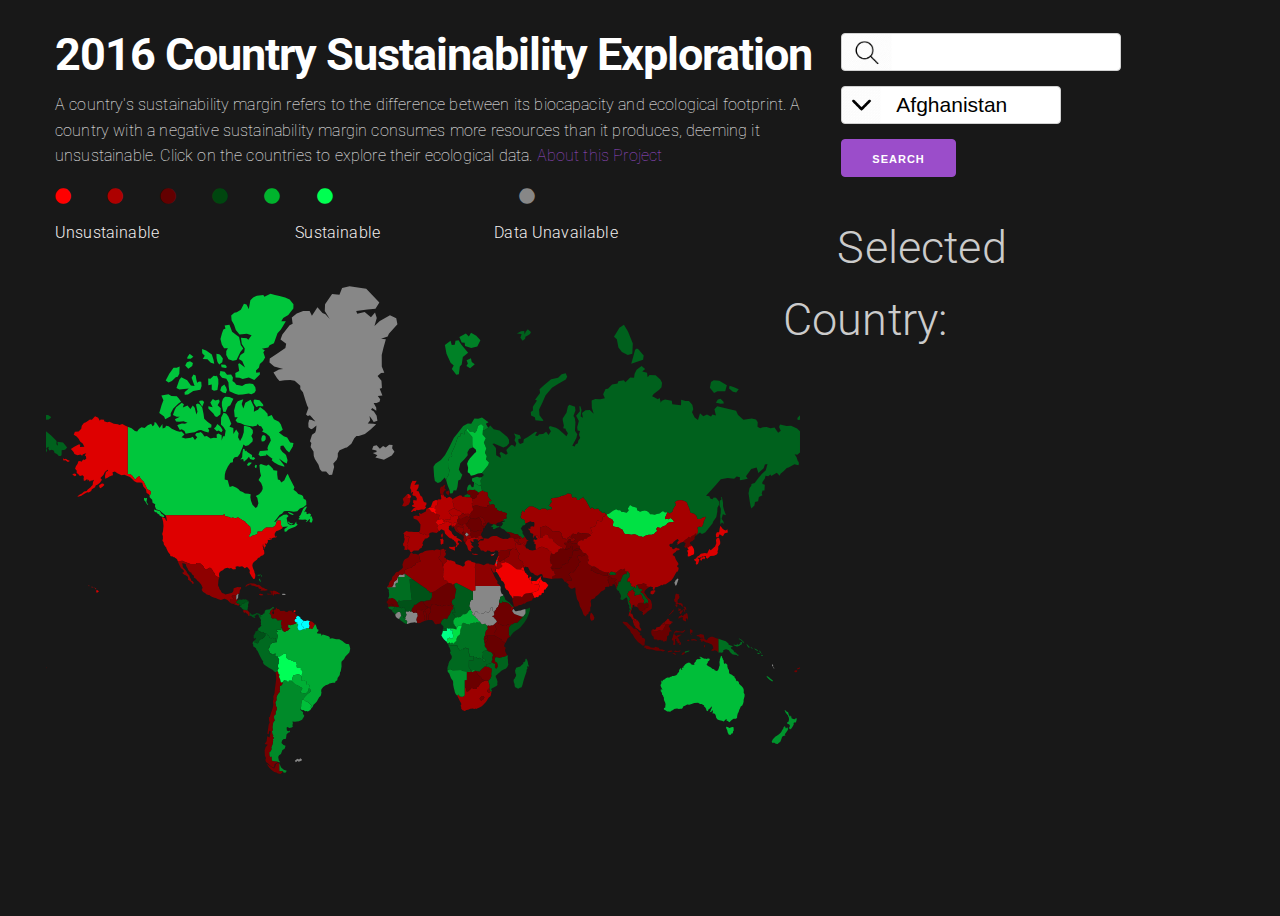
<file: index.html>
<!doctype html>
<html>
<head>
	<meta charset="utf-8">
	<meta name="description" content="">
	<meta name="viewport" content="width=device-width, initial-scale=1">
	<title>HW3</title>

	<!-- Load CSS files -->
	<link rel="stylesheet" href="//fonts.googleapis.com/css?family=Roboto:300,300italic,700,700italic">
	<link rel="stylesheet" href="css/fontawesome.min.css">
	<link rel="stylesheet" href="css/milligram.min.css">
    <link rel="stylesheet" href="css/style.css">
    <style>
            .dropbtn {
              background-color: #4CAF50;
              color: white;
              padding: 16px;
              font-size: 16px;
              border: none;
              cursor: pointer;
            }
            
            .dropbtn:hover, .dropbtn:focus {
              background-color: #3e8e41;
            }
            
            #realtxt{
                color: #000;
                background-image: url(search.png);
                background-position: left;
                font-size: 21px;
                background-repeat: no-repeat;
                background-size: 18%;
                background-color: #fff;
                text-indent: 44px;
                overflow: hidden;
                
            }

            #myInput {
              box-sizing: border-box;
              /* background-image: url('searchicon.png'); */
              background-position: 14px 12px;
              background-repeat: no-repeat;
              font-size: 16px;
              padding: 14px 20px 12px 45px;
              border: none;
              border-bottom: 1px solid #ddd;
              margin-left: 20%;
            }
            
            #myInput:focus {outline: 3px solid #ddd;}
            
            .dropdown {
              position: relative;
              display: inline-block;
              background-color: #fff;
            }
            
            #myDropdown{
                background-image: url(arrow.png);
                background-position: left;
                font-size: 21px;
                background-repeat: no-repeat;
                background-size: 18%;
                background-color: #fff;
                color: #000;
                text-indent: 44px;
            }

            .dropdown-content {
              display: none;
              position: absolute;
              background-color: #f6f6f6;
              min-width: 230px;
              overflow: hidden;
              border: 1px solid #ddd;
              z-index: 1;
            }
            
            .dropdown-content a {
              color: black;
              padding: 12px 16px;
              text-decoration: none;
              display: block;
            }
            
            .dropdown a:hover {background-color: #ddd;}
            
            .show {display: block;}
            </style>

	<script src="js/d3.min.js"></script>
</head>
<body>
	<section id="map">
        <div class="row">
            <div class="column" id="map-area" class="abc">
                    <h1>2016 Country Sustainability Exploration</h1>
                    <p id="blurb">
                        A country's sustainability margin refers to the difference between its biocapacity and ecological footprint. A country with a negative sustainability margin consumes more resources than it produces, deeming it unsustainable. Click on the countries to explore their ecological data. <a href="./about.html" id="about-link">About this Project</a>
                    </p>
                    <ul>
                        <i class="fas fa-circle fa-1x" style="color: #ff0000"></i>
                        <i class="fas fa-circle fa-1x" style="color: rgb(173, 0, 0)"></i>
                        <i class="fas fa-circle fa-1x" style="color: rgb(99, 0, 0)"></i>
                        <i class="fas fa-circle fa-1x" style="color: rgb(0, 70, 15)"></i>
                        <i class="fas fa-circle fa-1x" style="color: rgb(0, 179, 45)"></i>
                        <i class="fas fa-circle fa-1x" style="color:rgb(0, 255, 81)"></i>
                        <i class="fas fa-circle fa-1x" id="nodata" style="color: #878787"></i>
                        <br>
                        <p id="low">Unsustainable</p>
                        <p id="high">Sustainable</p>
                        <p>Data Unavailable</p>
                     
                        
                    </ul>
            </div>
            
            <div class="column" id="info">
                    <form onsubmit= "return formsubmit(event)">
                            <input type="text" id="realtxt" onkeyup="javascript:searchSel();" style='width:280px;'>
                          
                             <select id="myDropdown" style='width:220px;' placeholder = ''></select>
                             <br/>
                             <button id= "wemadeit">Search</button>
                           </form>

                
                

				<p id="blurb" style="display: none;">
					A country's sustainability margin refers to the difference between its biocapacity and carbon dioxide emmisions. A country with a positive margin emits less CO2 than it can handle (and vice versa). Click on the countries to explore their ecological data
				</p>
                <span id="selectedCountry">Selected Country: </span><br><span id="countryName"></span>
                <br>
                <span id="countrySus"></span>
                <div class="row" id="charts">
                    <!-- <div class="column">
                        <div id="stacked-bar-chart"></div>
                    </div>
                    </div>
                    <div class="column">
                        <div id="info">
                            <ul id="keyArea">
                                        
                            </ul>
                        </div>
                        <div id="bar-chart">
                    </div> -->
                    <div class="column" id="charts-area">
                        <div id="info"></div>
                        <div id="bar-chart"></div>
                        <!-- <div id="stacked-bar-chart"></div> -->
                        <div id="stacked-area-chart" style='position:relative;'></div>
                    </div>
                    <div class="column">
                            <!-- <div id="stacked-area-chart" style='position:relative;'></div> -->
                        <div id="stacked-bar-chart"></div>
                    
                    </div>
                    <ul id="keyArea"></ul>
            </div>
            <div class="row">
                <div class="column">

                </div>
                <div class="column">
                    
                </div>
            </div>
            
            </div>
        </div>
    
				<!-- <div id="timeline"></div> -->
        </div>
    
    </section>
    <script src="./js/topojson.min.js"></script>
    <script type='module' src="./js/map.js"></script>

	<!-- Load JS libraries: D3 -->
	

	<!-- Your implementation -->
    <!-- <script type="module" src="js/main.js"></script> -->
    <script>
            /* When the user clicks on the button,
            toggle between hiding and showing the dropdown content */
            document.getElementById('realtxt').onkeyup = searchSel;
            function searchSel() {
                var input = document.getElementById('realtxt').value.toLowerCase();

                len = input.length;
                output = document.getElementById('myDropdown').options;
                for(var i=0; i<output.length; i++)
                    if (output[i].text.toLowerCase().indexOf(input) != -1 ){
                    output[i].selected = true;
                        break;
                    }
                    if (input == '')
                    output[0].selected = true;
            }
            function formsubmit(e){
			    e.preventDefault();
			    return false;
		    }
            </script>
</body>
</html>
</file>
<file: css/style.css>
h1{
    margin-left: 4%;
    color: #fff;
    font-weight: bold;
    font-size: 45px;
    margin-top: 1%;
}

h2 {
    color: #fff;
}
body {
    background: #181818;
}

ul{
    list-style: none;
    margin-left: 4%;
    transform: translate(0, -30px);
}

#nodata{
    padding-left: 150px;
}

form{
    margin-left: 15%;
}



#stacked-bar-chart{
    transform: translate(-102.5px, 50px);
    font-size: 16px;
    margin-left: 120px;
    position: relative;
    margin-top: 1.5%;
    color: #ddd;
}

/* #stacked-bar-chart{
    margin-bottom: 4%;
    transform: translate(0, 35px)
    
} */

#stacked-area-chart{
    margin-bottom: 4%;
    margin-left: 25%;
    font-size: 16px;
    color: #ddd;
    position: relative;
    margin-bottom: 15%;
    transform: translate(0, 60px);
}



#keyArea{
    display: grid;
    width: 200px;
    height: 20px;
    position: relative;
    list-style: none;
    transform: translate(80px, 0px);
}

#keyArea li{
    text-decoration: none;
    position: relative;
    transform: translate(500px, -250px);
}

/* #key{
    display: grid;
    grid-template-columns: repeat(1, 1fr);
    font-size: 12px;
}


#key i{
    padding-right: 4px
} */

#keyArea{
    position: absolute;
    /* transform: translate(0px, -200px); */
}

#map {
    margin-left: 15px;
    margin-right: 40px;
}

#blurb{
    padding-top: 10px;
    margin-left: 4%;
    font-size: 16px;
    transform: translate(0, -20px);
    font-weight: lighter;
    color: #fff;
}

#map-area{
    margin-top: 1%;
    color: #878787;
}

#selectedCountry{
    font-size: 50px;
    margin-left: 20%;
    position: fix;
}



#info{
    color: #CBCBCB;
    text-align: left;
    margin-top: 2%;

    /* position: relative; */
}

#info li{
    margin-left: -10%;
    font-size: 12px;
    
}

div #info{
    transform: translate(-60px, 0);
}

#info ul{
    transform: translate(20px, 50px)
}

section{
    height: 100vh;
    overflow: hidden;
}
#countryName{
    font-size: 48px;
    margin-left: 14%;
}

#selectedCountry{
    font-size: 45px;
    padding-right: 8px;
    margin-left: 14%;
}

#countrySus{
    font-size: 28px;
    margin-left: 14%;
}

li{
    font-size: 20px;
    float: left
}
i{
    padding-right: 32px;
    font-size: 12px;
    font-family: sans-serif;
}

p{
    padding-top: 10px;
    display: inline-block;
    left: 0;
    font-size: 16px;
    color: #f2eeee;
    
}

#move{
    margin-left: 20%;
}

#low{
    padding-right: 132px;
}
#high{
    /* margin-right:100px; */
    padding-right: 110px;
}
#nodata p{
    font-size: 16px;
}

#about {
    margin-left: 0%;
}
</file>
